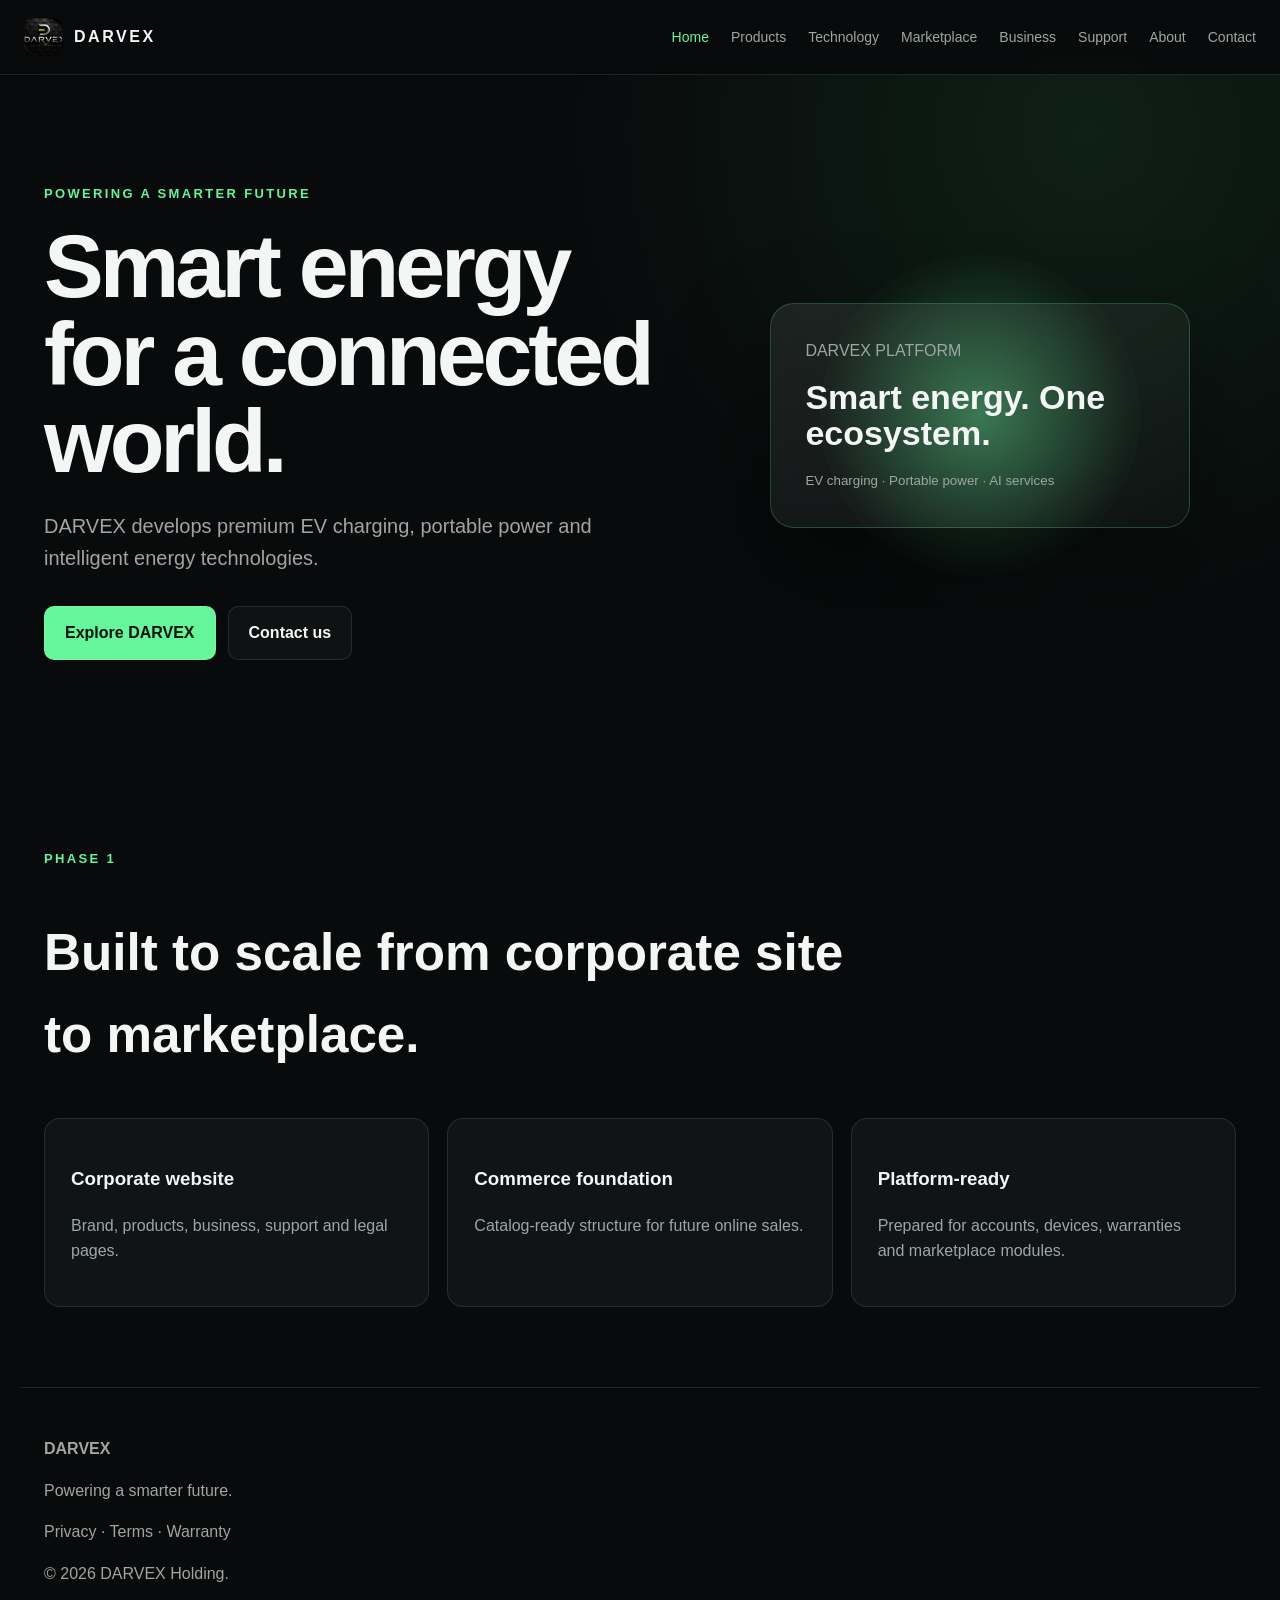
<file: index.html>
<!doctype html>
<html lang="en">
<head>
<meta charset="utf-8">
<meta name="viewport" content="width=device-width,initial-scale=1">
<title>Home | DARVEX</title>
<meta name="description" content="DARVEX smart energy, EV charging and future technologies.">
<link rel="stylesheet" href="css/style.css">
<link rel="stylesheet" href="css/responsive.css">
<link rel="icon" href="assets/logo/darvex-logo-main.png">
</head>
<body>
<header class="site-header">
<a class="brand" href="index.html"><img src="assets/logo/darvex-logo-main.png" alt="DARVEX"><span>DARVEX</span></a>
<button class="menu-toggle" aria-label="Open menu">☰</button>
<nav class="main-nav"><a class=active href="index.html">Home</a>
<a href="products.html">Products</a>
<a href="technology.html">Technology</a>
<a href="marketplace.html">Marketplace</a>
<a href="business.html">Business</a>
<a href="support.html">Support</a>
<a href="about.html">About</a>
<a href="contact.html">Contact</a></nav>
</header>
<main>
<section class="hero">
<div class="hero-copy">
<p class="eyebrow">POWERING A SMARTER FUTURE</p>
<h1>Smart energy for a connected world.</h1>
<p class="lead">DARVEX develops premium EV charging, portable power and intelligent energy technologies.</p>
<div class="hero-actions">
<a class="btn btn-primary" href="products.html">Explore DARVEX</a>
<a class="btn btn-secondary" href="contact.html">Contact us</a>
</div>
</div>
<div class="hero-visual">
<div class="orb"></div>
<div class="device-card">
<span>DARVEX PLATFORM</span>
<strong>Smart energy. One ecosystem.</strong>
<small>EV charging · Portable power · AI services</small>
</div>
</div>
</section>
<section class="section">
<p class="eyebrow">PHASE 1</p>
<h2>Built to scale from corporate site to marketplace.</h2>
<div class="grid">
<article><h3>Corporate website</h3><p>Brand, products, business, support and legal pages.</p></article>
<article><h3>Commerce foundation</h3><p>Catalog-ready structure for future online sales.</p></article>
<article><h3>Platform-ready</h3><p>Prepared for accounts, devices, warranties and marketplace modules.</p></article>
</div>
</section>
</main>
<footer class="site-footer">
<div><strong>DARVEX</strong><p>Powering a smarter future.</p></div>
<div><a href="privacy.html">Privacy</a> · <a href="terms.html">Terms</a> · <a href="warranty.html">Warranty</a></div>
<p>© 2026 DARVEX Holding.</p>
</footer>
<script src="js/app.js"></script>
</body>
</html>
</file>
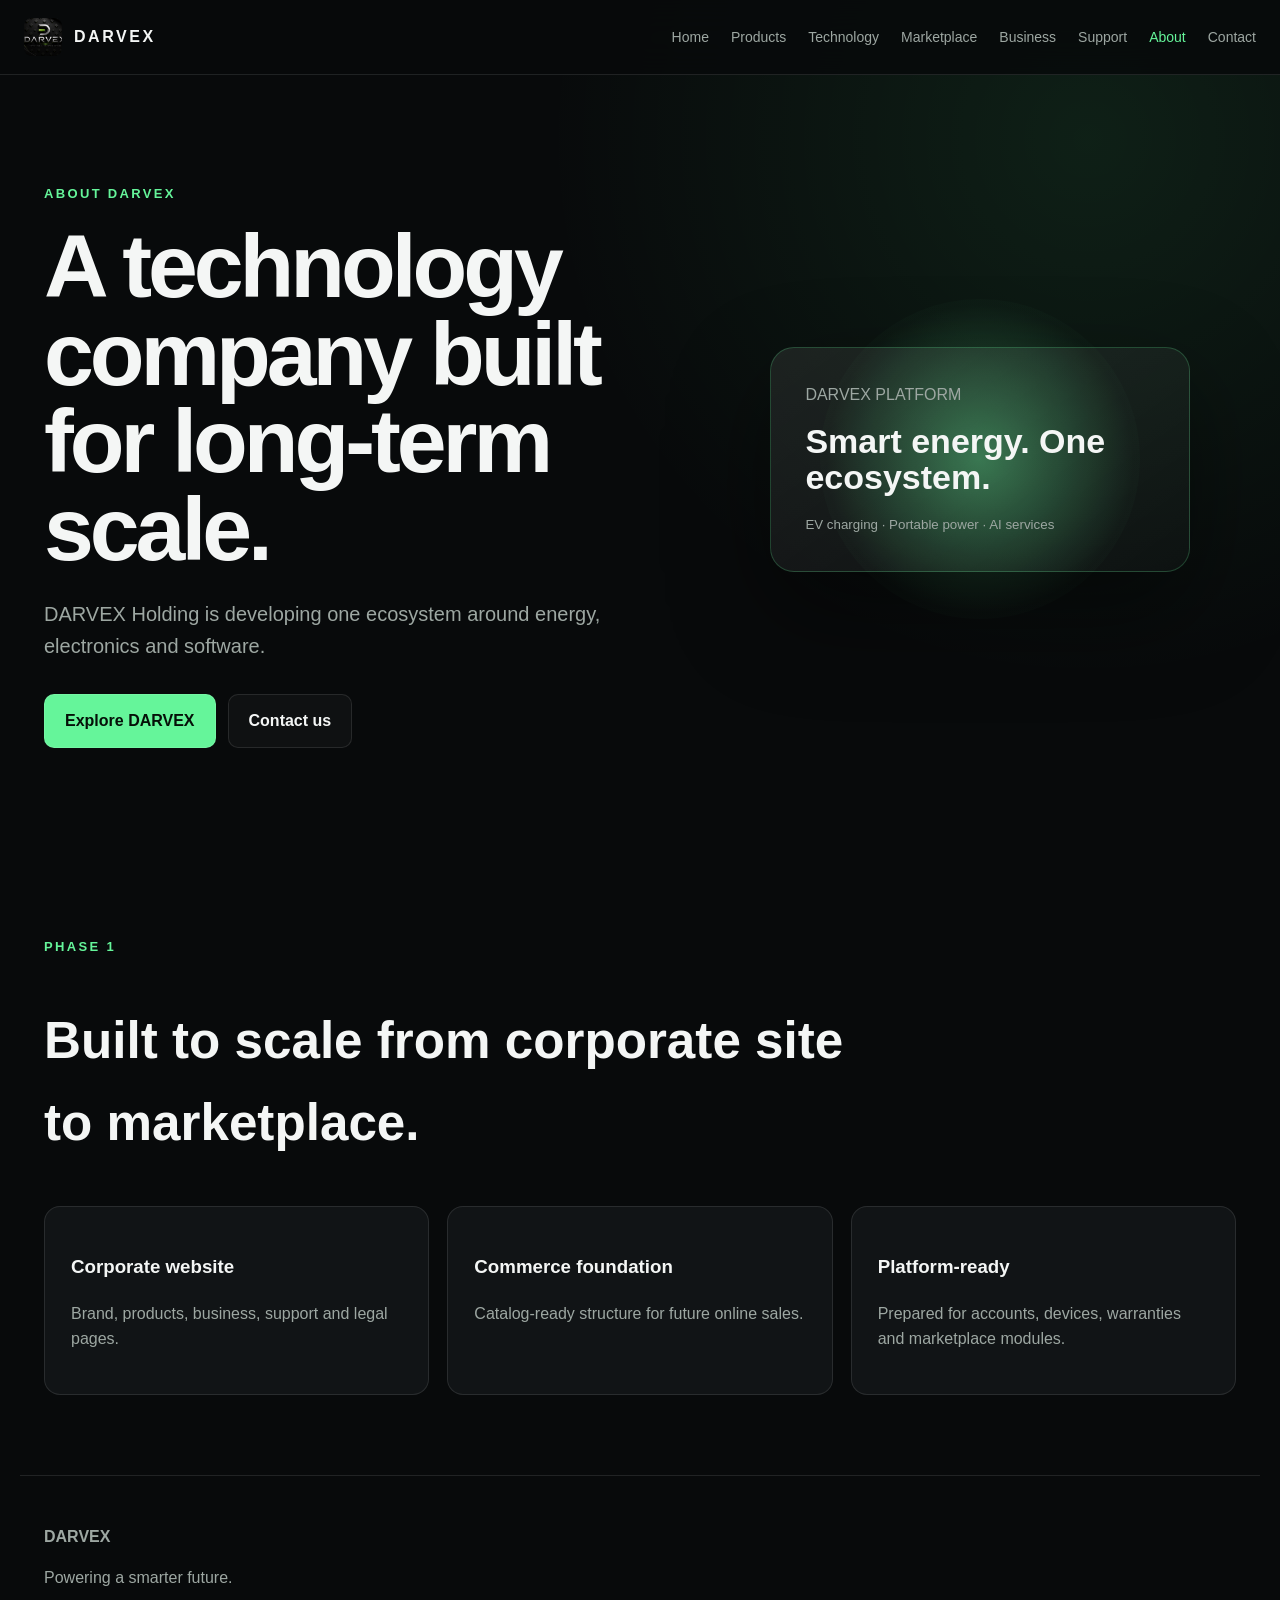
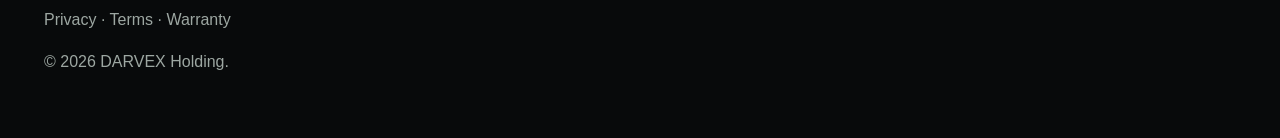
<file: about.html>
<!doctype html>
<html lang="en">
<head>
<meta charset="utf-8">
<meta name="viewport" content="width=device-width,initial-scale=1">
<title>About | DARVEX</title>
<meta name="description" content="DARVEX smart energy, EV charging and future technologies.">
<link rel="stylesheet" href="css/style.css">
<link rel="stylesheet" href="css/responsive.css">
<link rel="icon" href="assets/logo/darvex-logo-main.png">
</head>
<body>
<header class="site-header">
<a class="brand" href="index.html"><img src="assets/logo/darvex-logo-main.png" alt="DARVEX"><span>DARVEX</span></a>
<button class="menu-toggle" aria-label="Open menu">☰</button>
<nav class="main-nav"><a href="index.html">Home</a>
<a href="products.html">Products</a>
<a href="technology.html">Technology</a>
<a href="marketplace.html">Marketplace</a>
<a href="business.html">Business</a>
<a href="support.html">Support</a>
<a class=active href="about.html">About</a>
<a href="contact.html">Contact</a></nav>
</header>
<main>
<section class="hero">
<div class="hero-copy">
<p class="eyebrow">ABOUT DARVEX</p>
<h1>A technology company built for long-term scale.</h1>
<p class="lead">DARVEX Holding is developing one ecosystem around energy, electronics and software.</p>
<div class="hero-actions">
<a class="btn btn-primary" href="products.html">Explore DARVEX</a>
<a class="btn btn-secondary" href="contact.html">Contact us</a>
</div>
</div>
<div class="hero-visual">
<div class="orb"></div>
<div class="device-card">
<span>DARVEX PLATFORM</span>
<strong>Smart energy. One ecosystem.</strong>
<small>EV charging · Portable power · AI services</small>
</div>
</div>
</section>
<section class="section">
<p class="eyebrow">PHASE 1</p>
<h2>Built to scale from corporate site to marketplace.</h2>
<div class="grid">
<article><h3>Corporate website</h3><p>Brand, products, business, support and legal pages.</p></article>
<article><h3>Commerce foundation</h3><p>Catalog-ready structure for future online sales.</p></article>
<article><h3>Platform-ready</h3><p>Prepared for accounts, devices, warranties and marketplace modules.</p></article>
</div>
</section>
</main>
<footer class="site-footer">
<div><strong>DARVEX</strong><p>Powering a smarter future.</p></div>
<div><a href="privacy.html">Privacy</a> · <a href="terms.html">Terms</a> · <a href="warranty.html">Warranty</a></div>
<p>© 2026 DARVEX Holding.</p>
</footer>
<script src="js/app.js"></script>
</body>
</html>
</file>
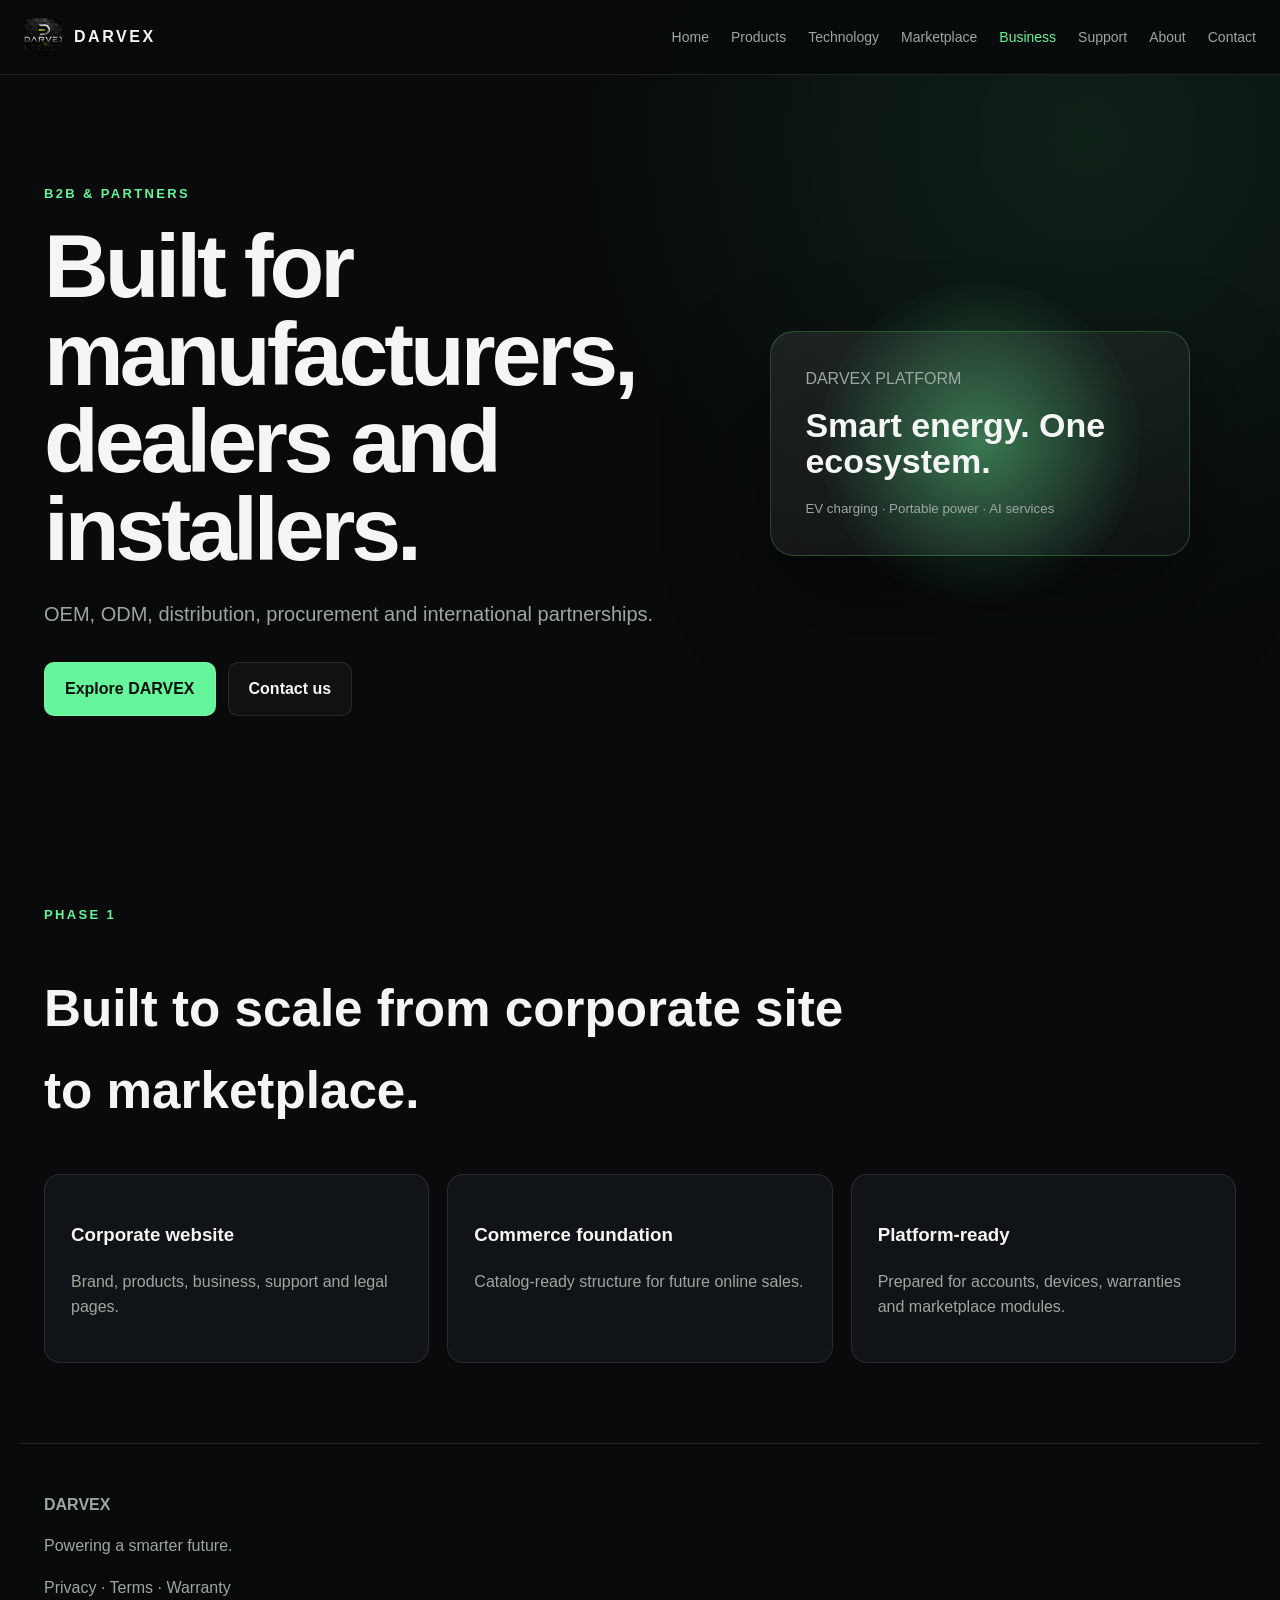
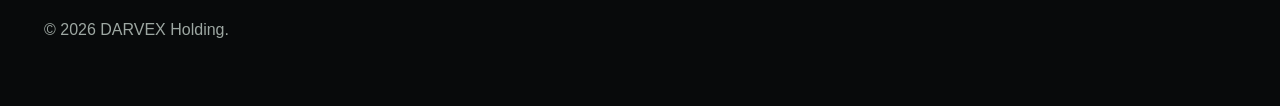
<file: business.html>
<!doctype html>
<html lang="en">
<head>
<meta charset="utf-8">
<meta name="viewport" content="width=device-width,initial-scale=1">
<title>Business | DARVEX</title>
<meta name="description" content="DARVEX smart energy, EV charging and future technologies.">
<link rel="stylesheet" href="css/style.css">
<link rel="stylesheet" href="css/responsive.css">
<link rel="icon" href="assets/logo/darvex-logo-main.png">
</head>
<body>
<header class="site-header">
<a class="brand" href="index.html"><img src="assets/logo/darvex-logo-main.png" alt="DARVEX"><span>DARVEX</span></a>
<button class="menu-toggle" aria-label="Open menu">☰</button>
<nav class="main-nav"><a href="index.html">Home</a>
<a href="products.html">Products</a>
<a href="technology.html">Technology</a>
<a href="marketplace.html">Marketplace</a>
<a class=active href="business.html">Business</a>
<a href="support.html">Support</a>
<a href="about.html">About</a>
<a href="contact.html">Contact</a></nav>
</header>
<main>
<section class="hero">
<div class="hero-copy">
<p class="eyebrow">B2B & PARTNERS</p>
<h1>Built for manufacturers, dealers and installers.</h1>
<p class="lead">OEM, ODM, distribution, procurement and international partnerships.</p>
<div class="hero-actions">
<a class="btn btn-primary" href="products.html">Explore DARVEX</a>
<a class="btn btn-secondary" href="contact.html">Contact us</a>
</div>
</div>
<div class="hero-visual">
<div class="orb"></div>
<div class="device-card">
<span>DARVEX PLATFORM</span>
<strong>Smart energy. One ecosystem.</strong>
<small>EV charging · Portable power · AI services</small>
</div>
</div>
</section>
<section class="section">
<p class="eyebrow">PHASE 1</p>
<h2>Built to scale from corporate site to marketplace.</h2>
<div class="grid">
<article><h3>Corporate website</h3><p>Brand, products, business, support and legal pages.</p></article>
<article><h3>Commerce foundation</h3><p>Catalog-ready structure for future online sales.</p></article>
<article><h3>Platform-ready</h3><p>Prepared for accounts, devices, warranties and marketplace modules.</p></article>
</div>
</section>
</main>
<footer class="site-footer">
<div><strong>DARVEX</strong><p>Powering a smarter future.</p></div>
<div><a href="privacy.html">Privacy</a> · <a href="terms.html">Terms</a> · <a href="warranty.html">Warranty</a></div>
<p>© 2026 DARVEX Holding.</p>
</footer>
<script src="js/app.js"></script>
</body>
</html>
</file>
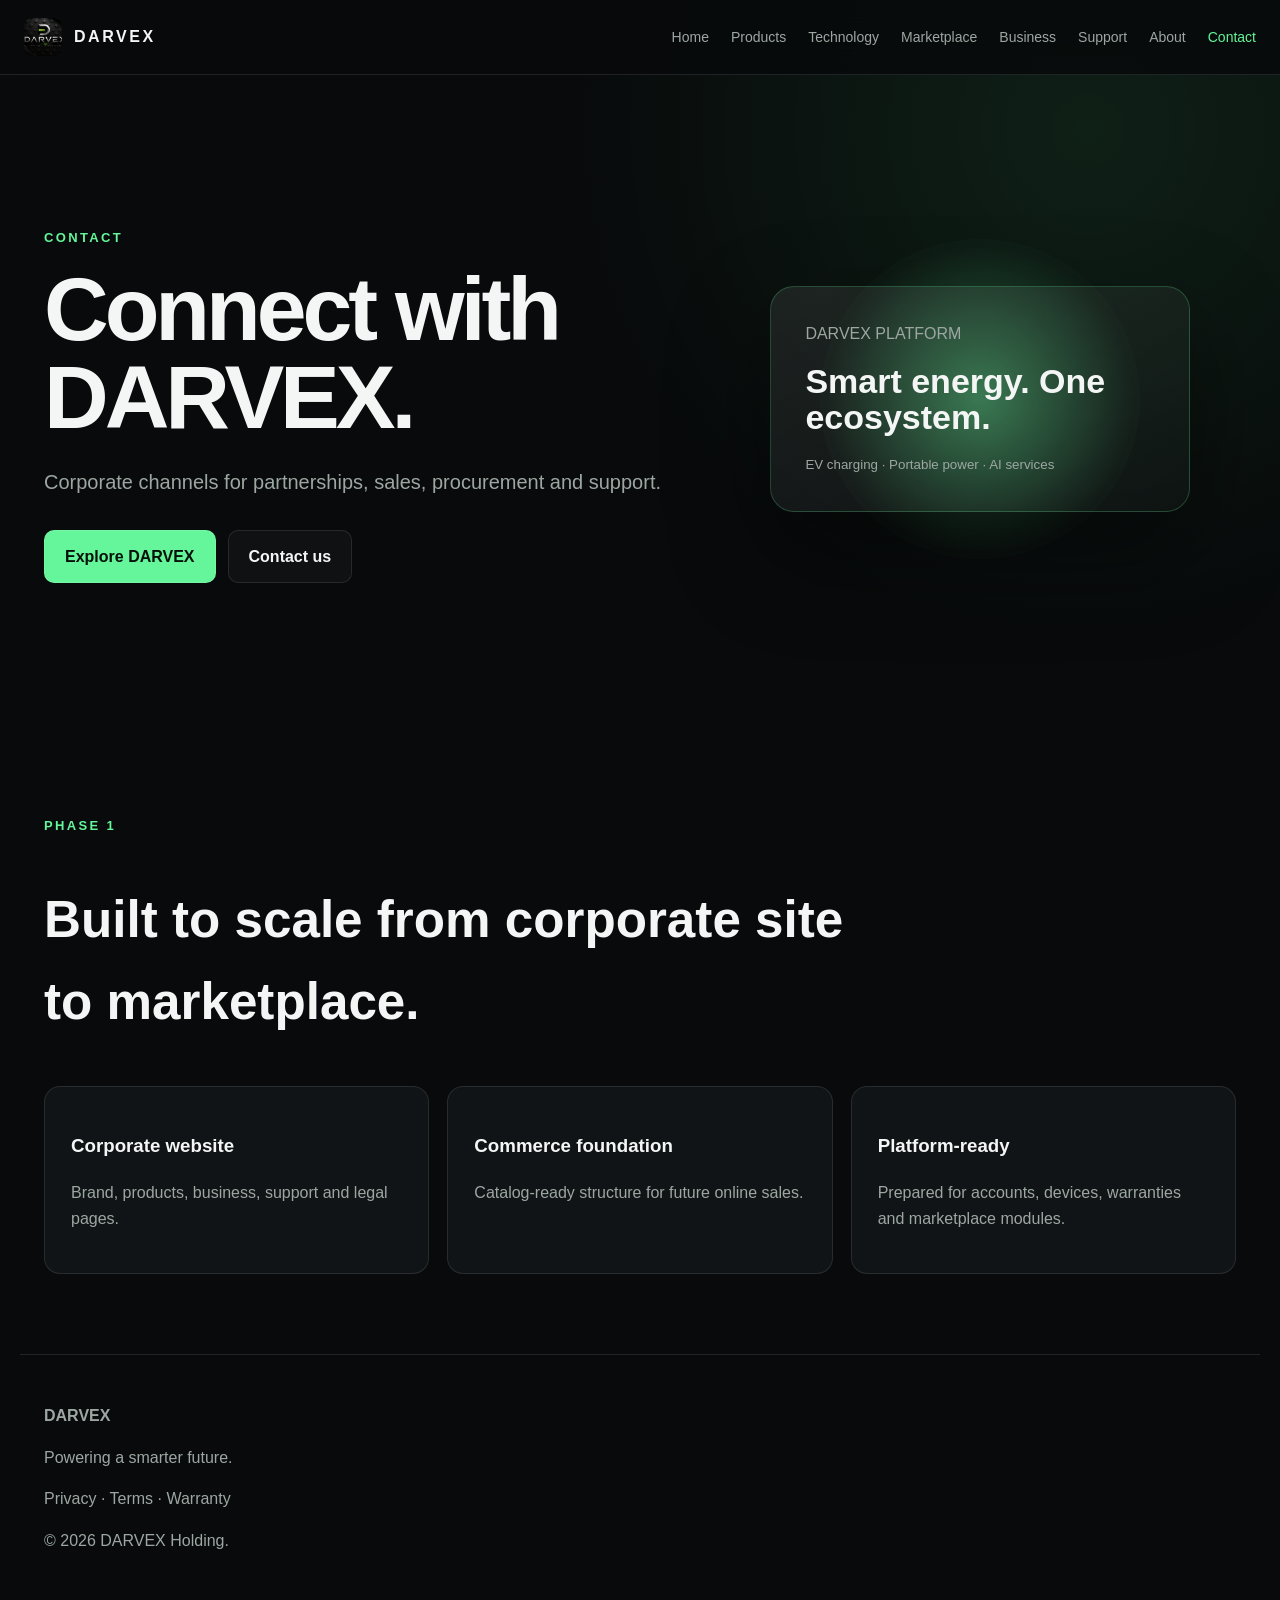
<file: contact.html>
<!doctype html>
<html lang="en">
<head>
<meta charset="utf-8">
<meta name="viewport" content="width=device-width,initial-scale=1">
<title>Contact | DARVEX</title>
<meta name="description" content="DARVEX smart energy, EV charging and future technologies.">
<link rel="stylesheet" href="css/style.css">
<link rel="stylesheet" href="css/responsive.css">
<link rel="icon" href="assets/logo/darvex-logo-main.png">
</head>
<body>
<header class="site-header">
<a class="brand" href="index.html"><img src="assets/logo/darvex-logo-main.png" alt="DARVEX"><span>DARVEX</span></a>
<button class="menu-toggle" aria-label="Open menu">☰</button>
<nav class="main-nav"><a href="index.html">Home</a>
<a href="products.html">Products</a>
<a href="technology.html">Technology</a>
<a href="marketplace.html">Marketplace</a>
<a href="business.html">Business</a>
<a href="support.html">Support</a>
<a href="about.html">About</a>
<a class=active href="contact.html">Contact</a></nav>
</header>
<main>
<section class="hero">
<div class="hero-copy">
<p class="eyebrow">CONTACT</p>
<h1>Connect with DARVEX.</h1>
<p class="lead">Corporate channels for partnerships, sales, procurement and support.</p>
<div class="hero-actions">
<a class="btn btn-primary" href="products.html">Explore DARVEX</a>
<a class="btn btn-secondary" href="contact.html">Contact us</a>
</div>
</div>
<div class="hero-visual">
<div class="orb"></div>
<div class="device-card">
<span>DARVEX PLATFORM</span>
<strong>Smart energy. One ecosystem.</strong>
<small>EV charging · Portable power · AI services</small>
</div>
</div>
</section>
<section class="section">
<p class="eyebrow">PHASE 1</p>
<h2>Built to scale from corporate site to marketplace.</h2>
<div class="grid">
<article><h3>Corporate website</h3><p>Brand, products, business, support and legal pages.</p></article>
<article><h3>Commerce foundation</h3><p>Catalog-ready structure for future online sales.</p></article>
<article><h3>Platform-ready</h3><p>Prepared for accounts, devices, warranties and marketplace modules.</p></article>
</div>
</section>
</main>
<footer class="site-footer">
<div><strong>DARVEX</strong><p>Powering a smarter future.</p></div>
<div><a href="privacy.html">Privacy</a> · <a href="terms.html">Terms</a> · <a href="warranty.html">Warranty</a></div>
<p>© 2026 DARVEX Holding.</p>
</footer>
<script src="js/app.js"></script>
</body>
</html>
</file>
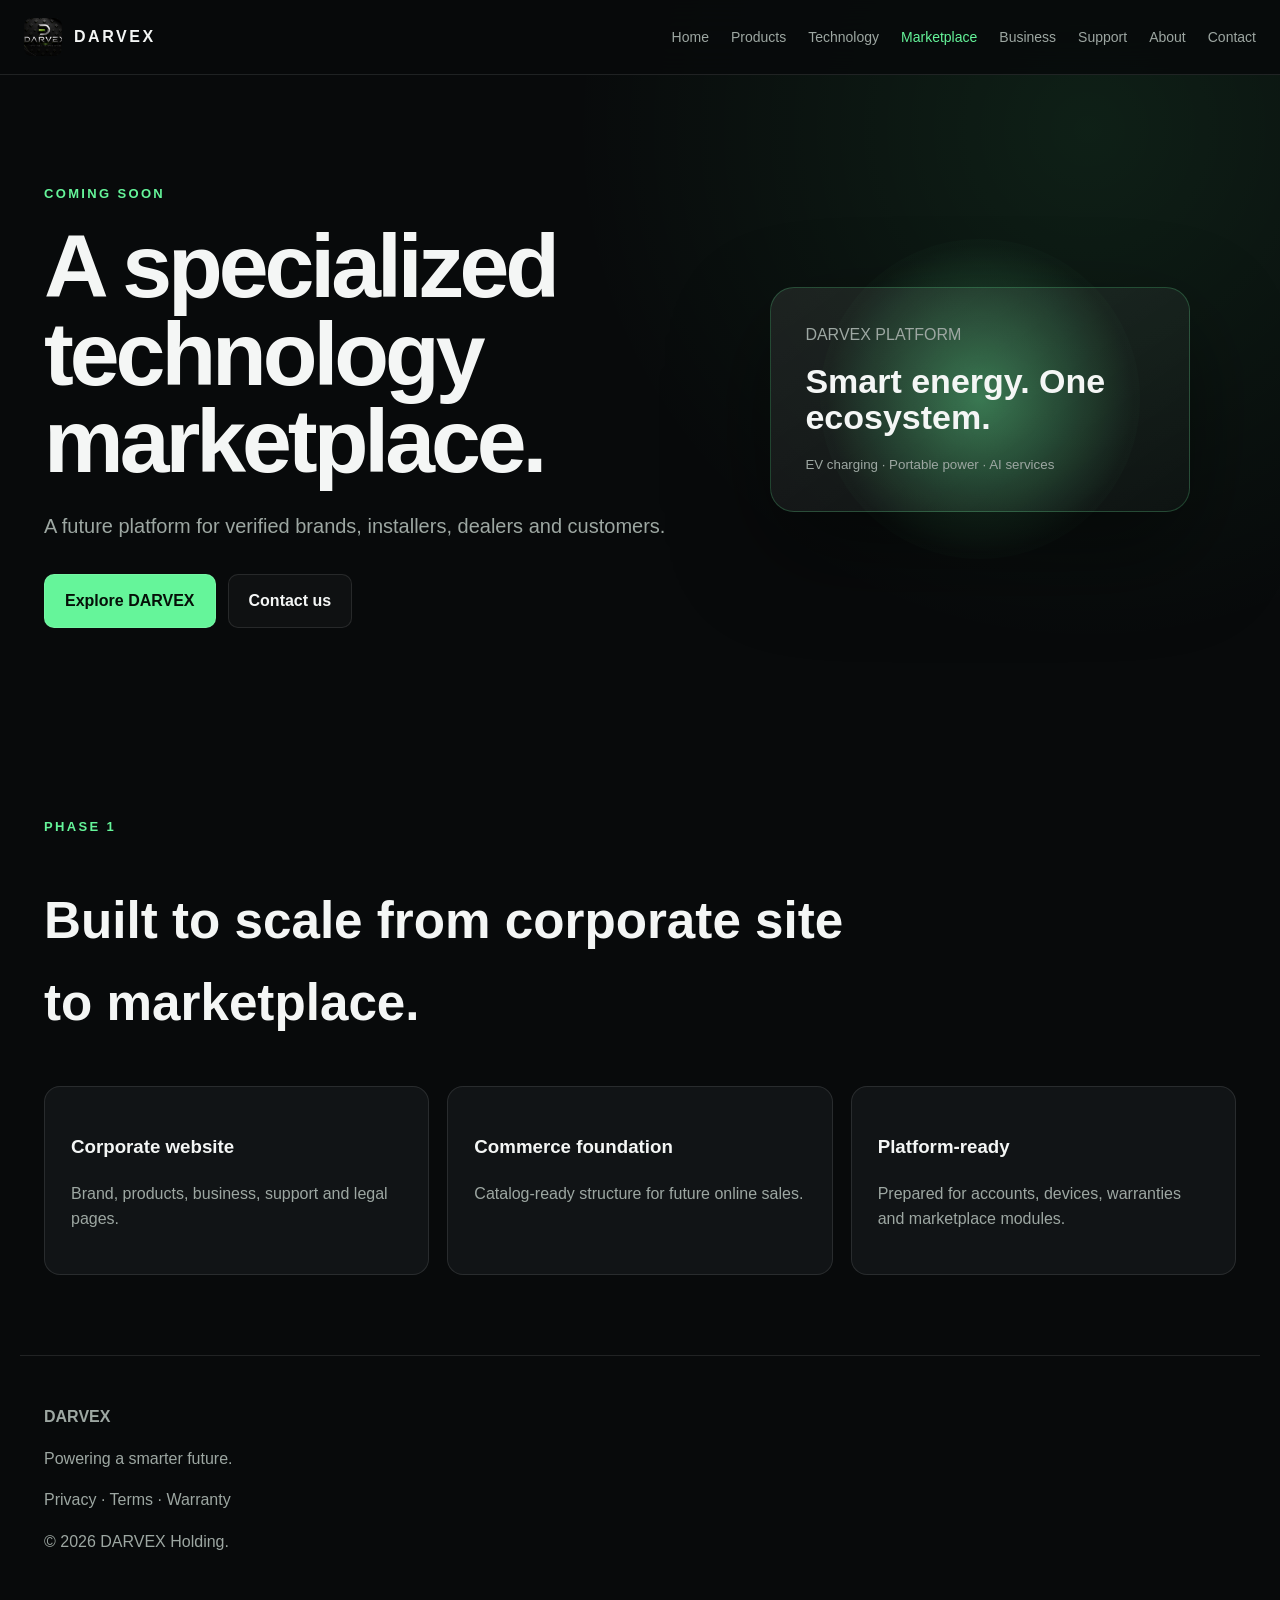
<file: marketplace.html>
<!doctype html>
<html lang="en">
<head>
<meta charset="utf-8">
<meta name="viewport" content="width=device-width,initial-scale=1">
<title>Marketplace | DARVEX</title>
<meta name="description" content="DARVEX smart energy, EV charging and future technologies.">
<link rel="stylesheet" href="css/style.css">
<link rel="stylesheet" href="css/responsive.css">
<link rel="icon" href="assets/logo/darvex-logo-main.png">
</head>
<body>
<header class="site-header">
<a class="brand" href="index.html"><img src="assets/logo/darvex-logo-main.png" alt="DARVEX"><span>DARVEX</span></a>
<button class="menu-toggle" aria-label="Open menu">☰</button>
<nav class="main-nav"><a href="index.html">Home</a>
<a href="products.html">Products</a>
<a href="technology.html">Technology</a>
<a class=active href="marketplace.html">Marketplace</a>
<a href="business.html">Business</a>
<a href="support.html">Support</a>
<a href="about.html">About</a>
<a href="contact.html">Contact</a></nav>
</header>
<main>
<section class="hero">
<div class="hero-copy">
<p class="eyebrow">COMING SOON</p>
<h1>A specialized technology marketplace.</h1>
<p class="lead">A future platform for verified brands, installers, dealers and customers.</p>
<div class="hero-actions">
<a class="btn btn-primary" href="products.html">Explore DARVEX</a>
<a class="btn btn-secondary" href="contact.html">Contact us</a>
</div>
</div>
<div class="hero-visual">
<div class="orb"></div>
<div class="device-card">
<span>DARVEX PLATFORM</span>
<strong>Smart energy. One ecosystem.</strong>
<small>EV charging · Portable power · AI services</small>
</div>
</div>
</section>
<section class="section">
<p class="eyebrow">PHASE 1</p>
<h2>Built to scale from corporate site to marketplace.</h2>
<div class="grid">
<article><h3>Corporate website</h3><p>Brand, products, business, support and legal pages.</p></article>
<article><h3>Commerce foundation</h3><p>Catalog-ready structure for future online sales.</p></article>
<article><h3>Platform-ready</h3><p>Prepared for accounts, devices, warranties and marketplace modules.</p></article>
</div>
</section>
</main>
<footer class="site-footer">
<div><strong>DARVEX</strong><p>Powering a smarter future.</p></div>
<div><a href="privacy.html">Privacy</a> · <a href="terms.html">Terms</a> · <a href="warranty.html">Warranty</a></div>
<p>© 2026 DARVEX Holding.</p>
</footer>
<script src="js/app.js"></script>
</body>
</html>
</file>
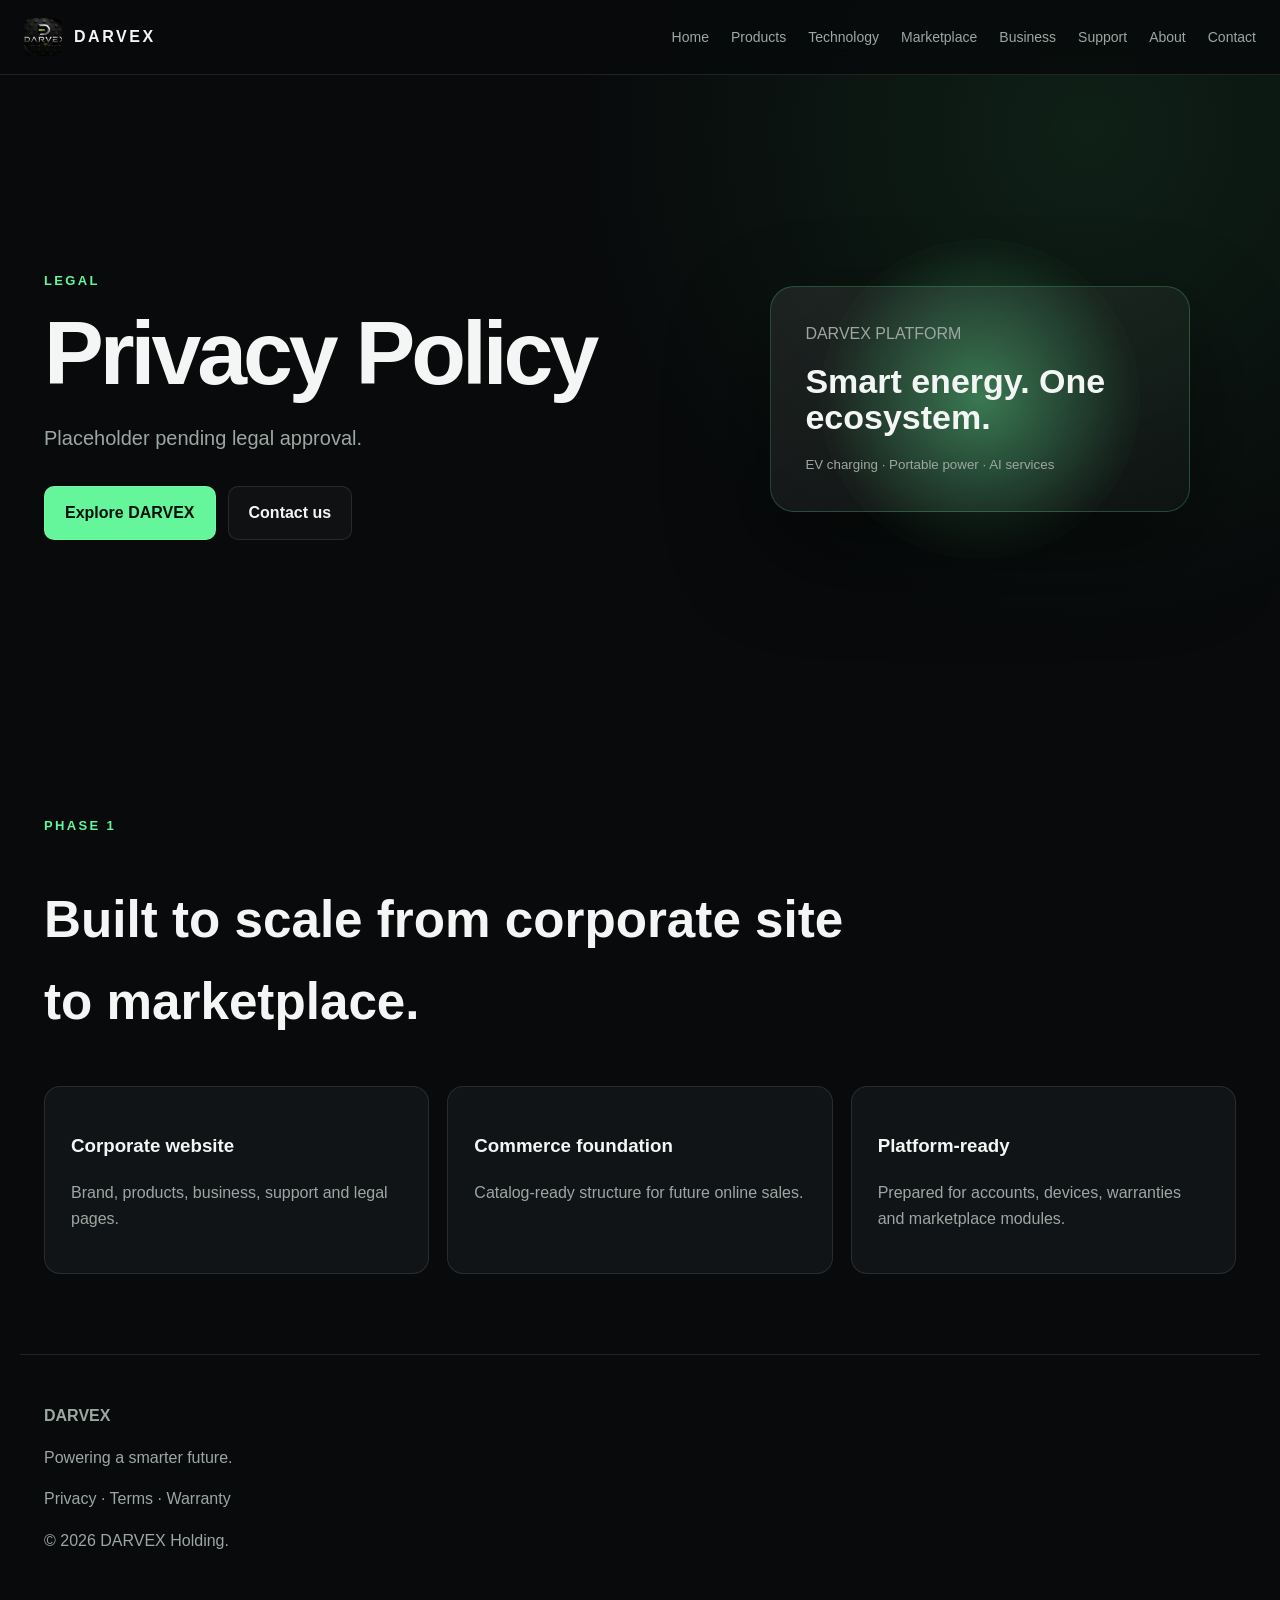
<file: privacy.html>
<!doctype html>
<html lang="en">
<head>
<meta charset="utf-8">
<meta name="viewport" content="width=device-width,initial-scale=1">
<title>Privacy Policy | DARVEX</title>
<meta name="description" content="DARVEX smart energy, EV charging and future technologies.">
<link rel="stylesheet" href="css/style.css">
<link rel="stylesheet" href="css/responsive.css">
<link rel="icon" href="assets/logo/darvex-logo-main.png">
</head>
<body>
<header class="site-header">
<a class="brand" href="index.html"><img src="assets/logo/darvex-logo-main.png" alt="DARVEX"><span>DARVEX</span></a>
<button class="menu-toggle" aria-label="Open menu">☰</button>
<nav class="main-nav"><a href="index.html">Home</a>
<a href="products.html">Products</a>
<a href="technology.html">Technology</a>
<a href="marketplace.html">Marketplace</a>
<a href="business.html">Business</a>
<a href="support.html">Support</a>
<a href="about.html">About</a>
<a href="contact.html">Contact</a></nav>
</header>
<main>
<section class="hero">
<div class="hero-copy">
<p class="eyebrow">LEGAL</p>
<h1>Privacy Policy</h1>
<p class="lead">Placeholder pending legal approval.</p>
<div class="hero-actions">
<a class="btn btn-primary" href="products.html">Explore DARVEX</a>
<a class="btn btn-secondary" href="contact.html">Contact us</a>
</div>
</div>
<div class="hero-visual">
<div class="orb"></div>
<div class="device-card">
<span>DARVEX PLATFORM</span>
<strong>Smart energy. One ecosystem.</strong>
<small>EV charging · Portable power · AI services</small>
</div>
</div>
</section>
<section class="section">
<p class="eyebrow">PHASE 1</p>
<h2>Built to scale from corporate site to marketplace.</h2>
<div class="grid">
<article><h3>Corporate website</h3><p>Brand, products, business, support and legal pages.</p></article>
<article><h3>Commerce foundation</h3><p>Catalog-ready structure for future online sales.</p></article>
<article><h3>Platform-ready</h3><p>Prepared for accounts, devices, warranties and marketplace modules.</p></article>
</div>
</section>
</main>
<footer class="site-footer">
<div><strong>DARVEX</strong><p>Powering a smarter future.</p></div>
<div><a href="privacy.html">Privacy</a> · <a href="terms.html">Terms</a> · <a href="warranty.html">Warranty</a></div>
<p>© 2026 DARVEX Holding.</p>
</footer>
<script src="js/app.js"></script>
</body>
</html>
</file>
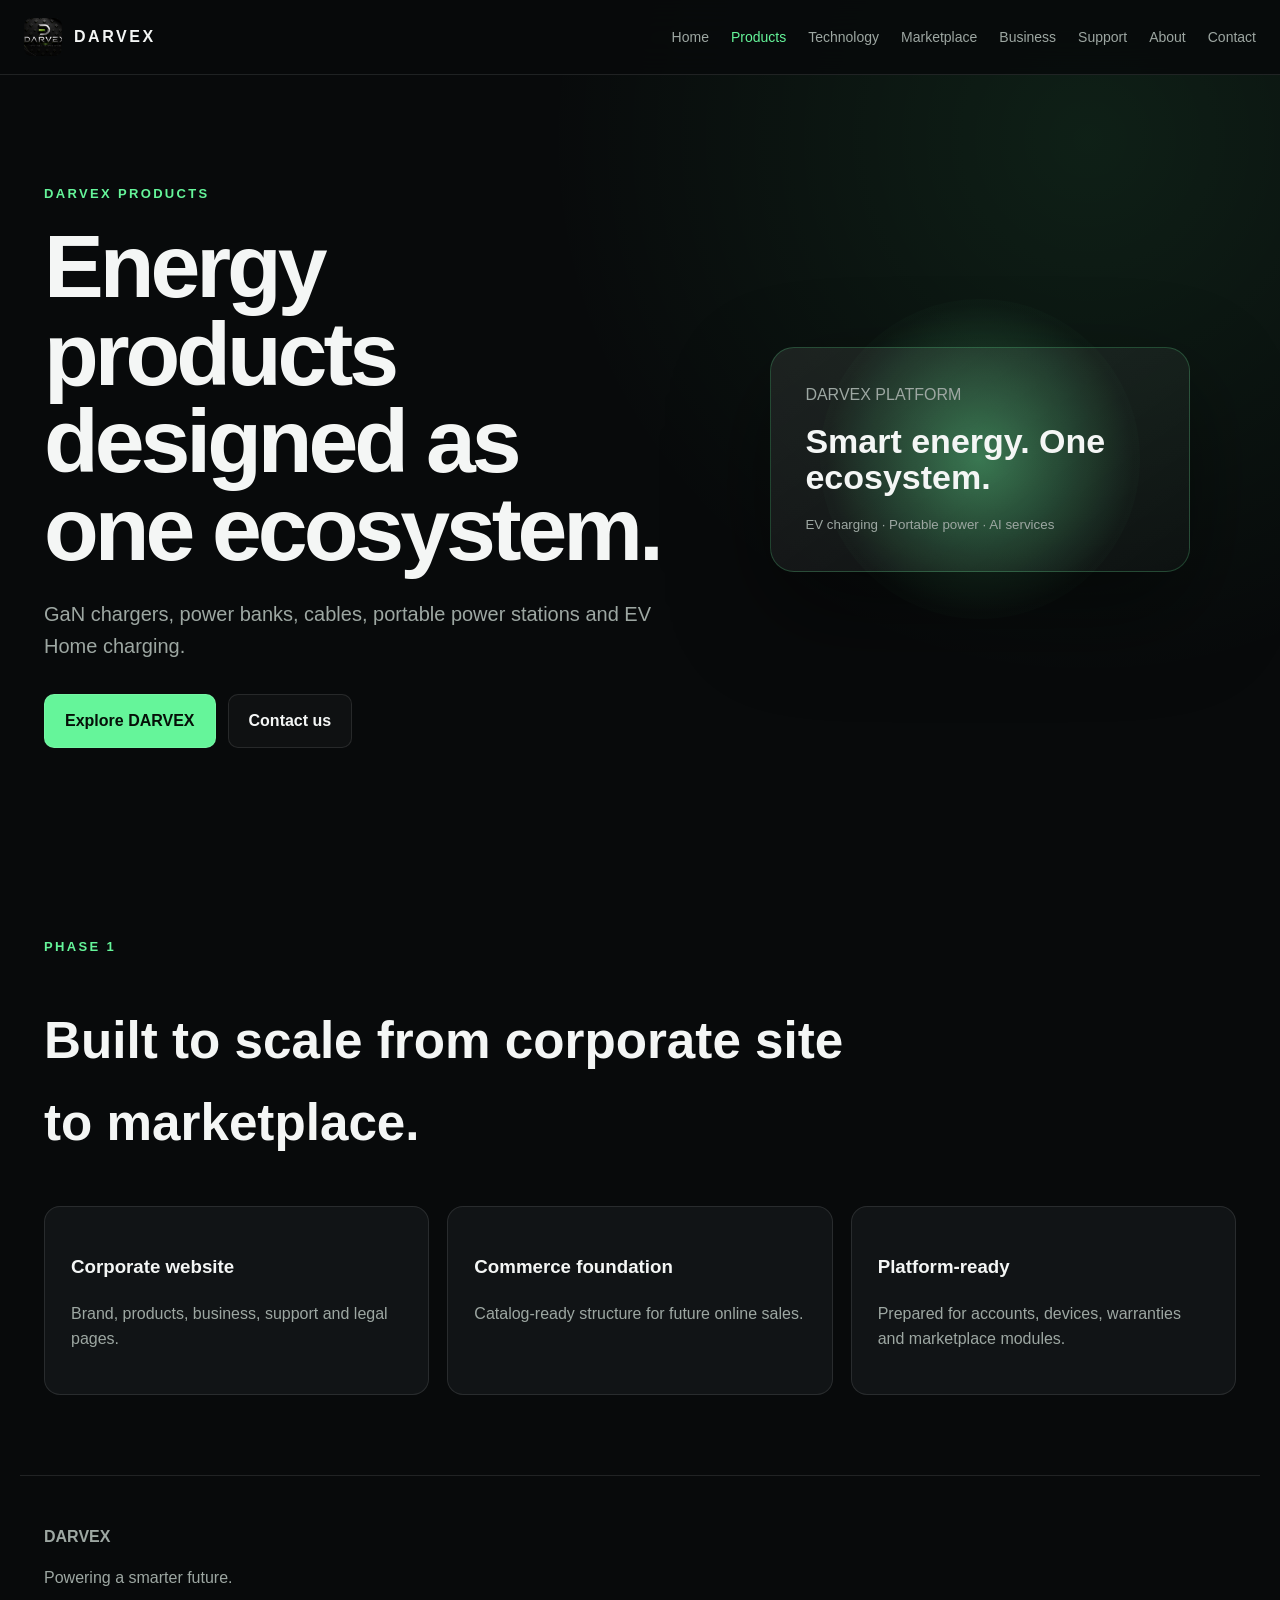
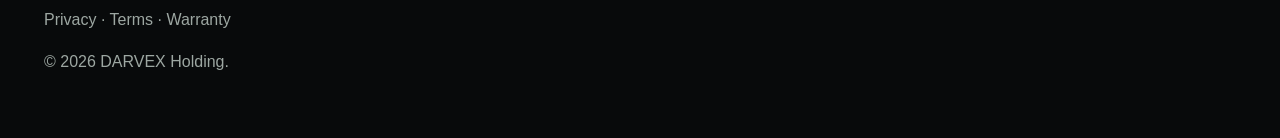
<file: products.html>
<!doctype html>
<html lang="en">
<head>
<meta charset="utf-8">
<meta name="viewport" content="width=device-width,initial-scale=1">
<title>Products | DARVEX</title>
<meta name="description" content="DARVEX smart energy, EV charging and future technologies.">
<link rel="stylesheet" href="css/style.css">
<link rel="stylesheet" href="css/responsive.css">
<link rel="icon" href="assets/logo/darvex-logo-main.png">
</head>
<body>
<header class="site-header">
<a class="brand" href="index.html"><img src="assets/logo/darvex-logo-main.png" alt="DARVEX"><span>DARVEX</span></a>
<button class="menu-toggle" aria-label="Open menu">☰</button>
<nav class="main-nav"><a href="index.html">Home</a>
<a class=active href="products.html">Products</a>
<a href="technology.html">Technology</a>
<a href="marketplace.html">Marketplace</a>
<a href="business.html">Business</a>
<a href="support.html">Support</a>
<a href="about.html">About</a>
<a href="contact.html">Contact</a></nav>
</header>
<main>
<section class="hero">
<div class="hero-copy">
<p class="eyebrow">DARVEX PRODUCTS</p>
<h1>Energy products designed as one ecosystem.</h1>
<p class="lead">GaN chargers, power banks, cables, portable power stations and EV Home charging.</p>
<div class="hero-actions">
<a class="btn btn-primary" href="products.html">Explore DARVEX</a>
<a class="btn btn-secondary" href="contact.html">Contact us</a>
</div>
</div>
<div class="hero-visual">
<div class="orb"></div>
<div class="device-card">
<span>DARVEX PLATFORM</span>
<strong>Smart energy. One ecosystem.</strong>
<small>EV charging · Portable power · AI services</small>
</div>
</div>
</section>
<section class="section">
<p class="eyebrow">PHASE 1</p>
<h2>Built to scale from corporate site to marketplace.</h2>
<div class="grid">
<article><h3>Corporate website</h3><p>Brand, products, business, support and legal pages.</p></article>
<article><h3>Commerce foundation</h3><p>Catalog-ready structure for future online sales.</p></article>
<article><h3>Platform-ready</h3><p>Prepared for accounts, devices, warranties and marketplace modules.</p></article>
</div>
</section>
</main>
<footer class="site-footer">
<div><strong>DARVEX</strong><p>Powering a smarter future.</p></div>
<div><a href="privacy.html">Privacy</a> · <a href="terms.html">Terms</a> · <a href="warranty.html">Warranty</a></div>
<p>© 2026 DARVEX Holding.</p>
</footer>
<script src="js/app.js"></script>
</body>
</html>
</file>
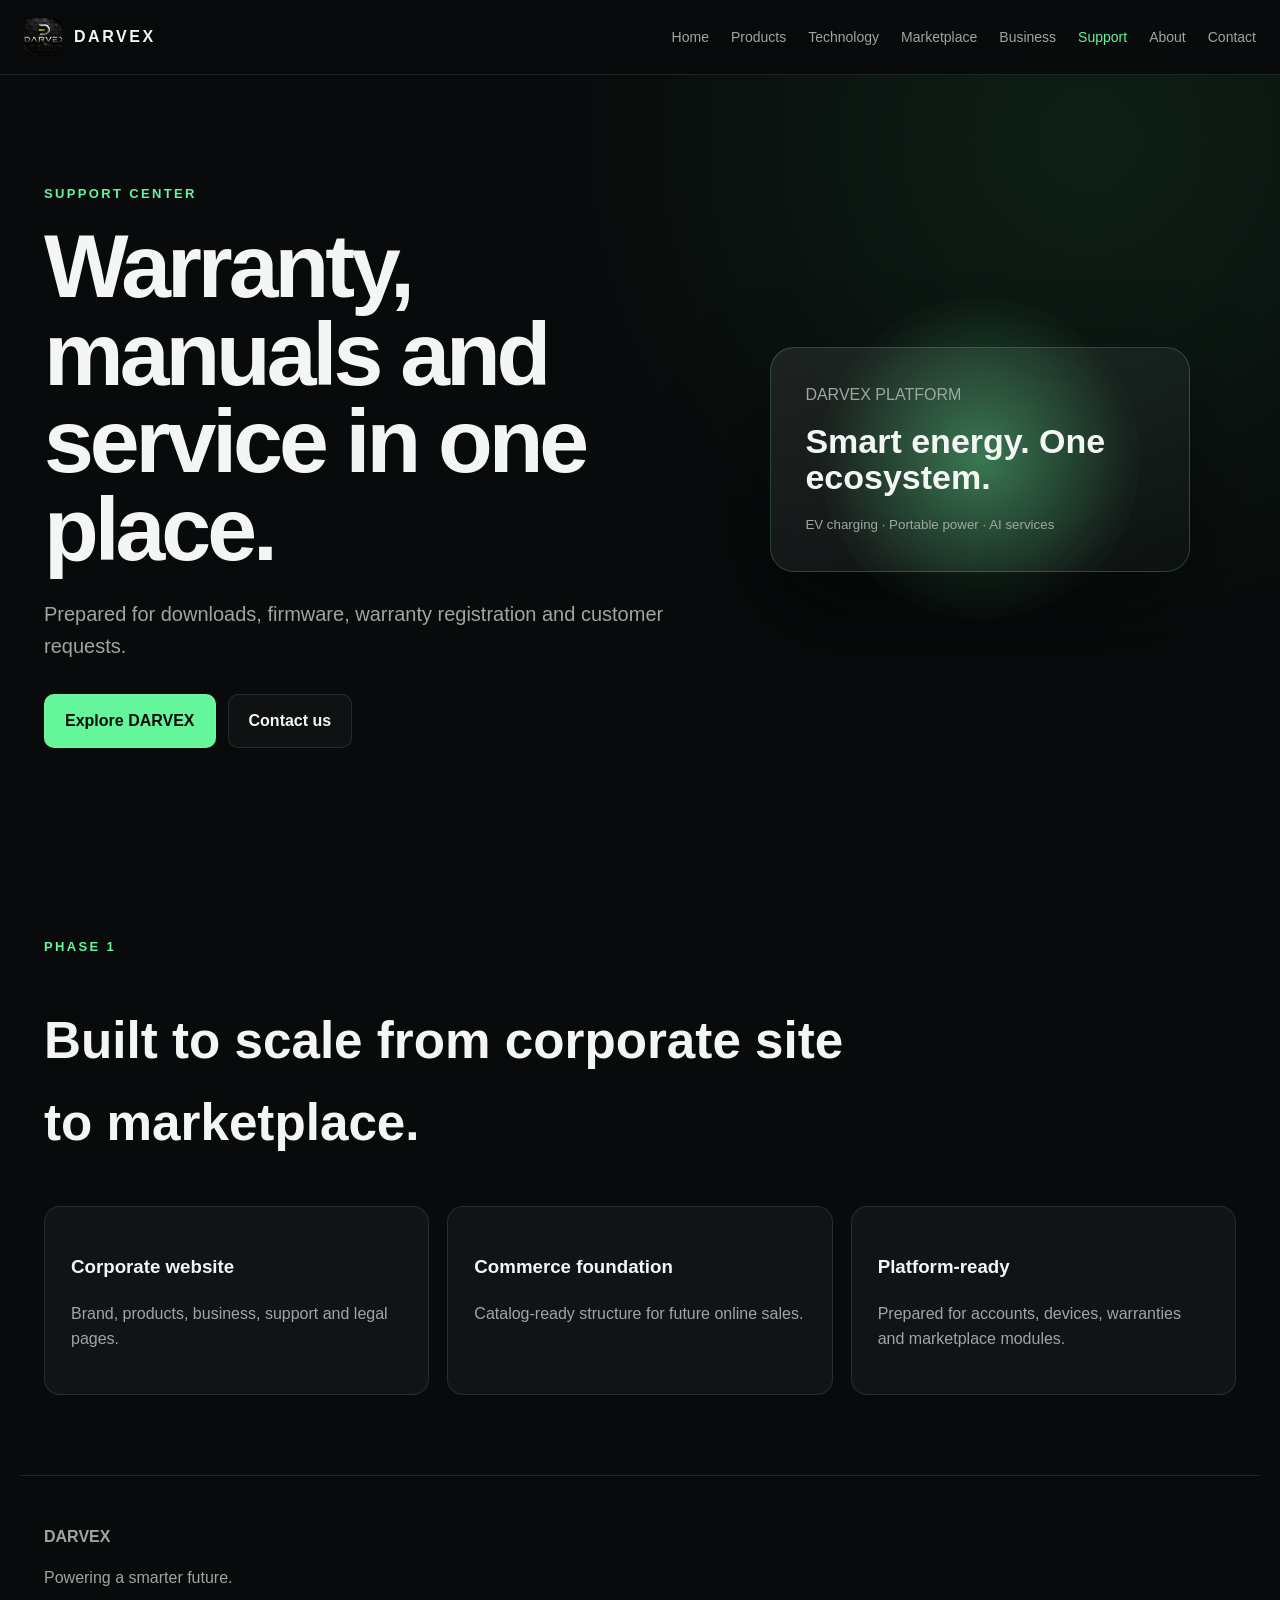
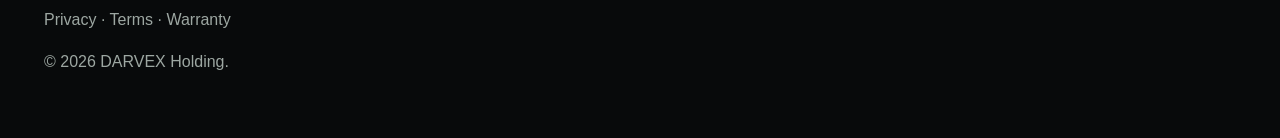
<file: support.html>
<!doctype html>
<html lang="en">
<head>
<meta charset="utf-8">
<meta name="viewport" content="width=device-width,initial-scale=1">
<title>Support | DARVEX</title>
<meta name="description" content="DARVEX smart energy, EV charging and future technologies.">
<link rel="stylesheet" href="css/style.css">
<link rel="stylesheet" href="css/responsive.css">
<link rel="icon" href="assets/logo/darvex-logo-main.png">
</head>
<body>
<header class="site-header">
<a class="brand" href="index.html"><img src="assets/logo/darvex-logo-main.png" alt="DARVEX"><span>DARVEX</span></a>
<button class="menu-toggle" aria-label="Open menu">☰</button>
<nav class="main-nav"><a href="index.html">Home</a>
<a href="products.html">Products</a>
<a href="technology.html">Technology</a>
<a href="marketplace.html">Marketplace</a>
<a href="business.html">Business</a>
<a class=active href="support.html">Support</a>
<a href="about.html">About</a>
<a href="contact.html">Contact</a></nav>
</header>
<main>
<section class="hero">
<div class="hero-copy">
<p class="eyebrow">SUPPORT CENTER</p>
<h1>Warranty, manuals and service in one place.</h1>
<p class="lead">Prepared for downloads, firmware, warranty registration and customer requests.</p>
<div class="hero-actions">
<a class="btn btn-primary" href="products.html">Explore DARVEX</a>
<a class="btn btn-secondary" href="contact.html">Contact us</a>
</div>
</div>
<div class="hero-visual">
<div class="orb"></div>
<div class="device-card">
<span>DARVEX PLATFORM</span>
<strong>Smart energy. One ecosystem.</strong>
<small>EV charging · Portable power · AI services</small>
</div>
</div>
</section>
<section class="section">
<p class="eyebrow">PHASE 1</p>
<h2>Built to scale from corporate site to marketplace.</h2>
<div class="grid">
<article><h3>Corporate website</h3><p>Brand, products, business, support and legal pages.</p></article>
<article><h3>Commerce foundation</h3><p>Catalog-ready structure for future online sales.</p></article>
<article><h3>Platform-ready</h3><p>Prepared for accounts, devices, warranties and marketplace modules.</p></article>
</div>
</section>
</main>
<footer class="site-footer">
<div><strong>DARVEX</strong><p>Powering a smarter future.</p></div>
<div><a href="privacy.html">Privacy</a> · <a href="terms.html">Terms</a> · <a href="warranty.html">Warranty</a></div>
<p>© 2026 DARVEX Holding.</p>
</footer>
<script src="js/app.js"></script>
</body>
</html>
</file>
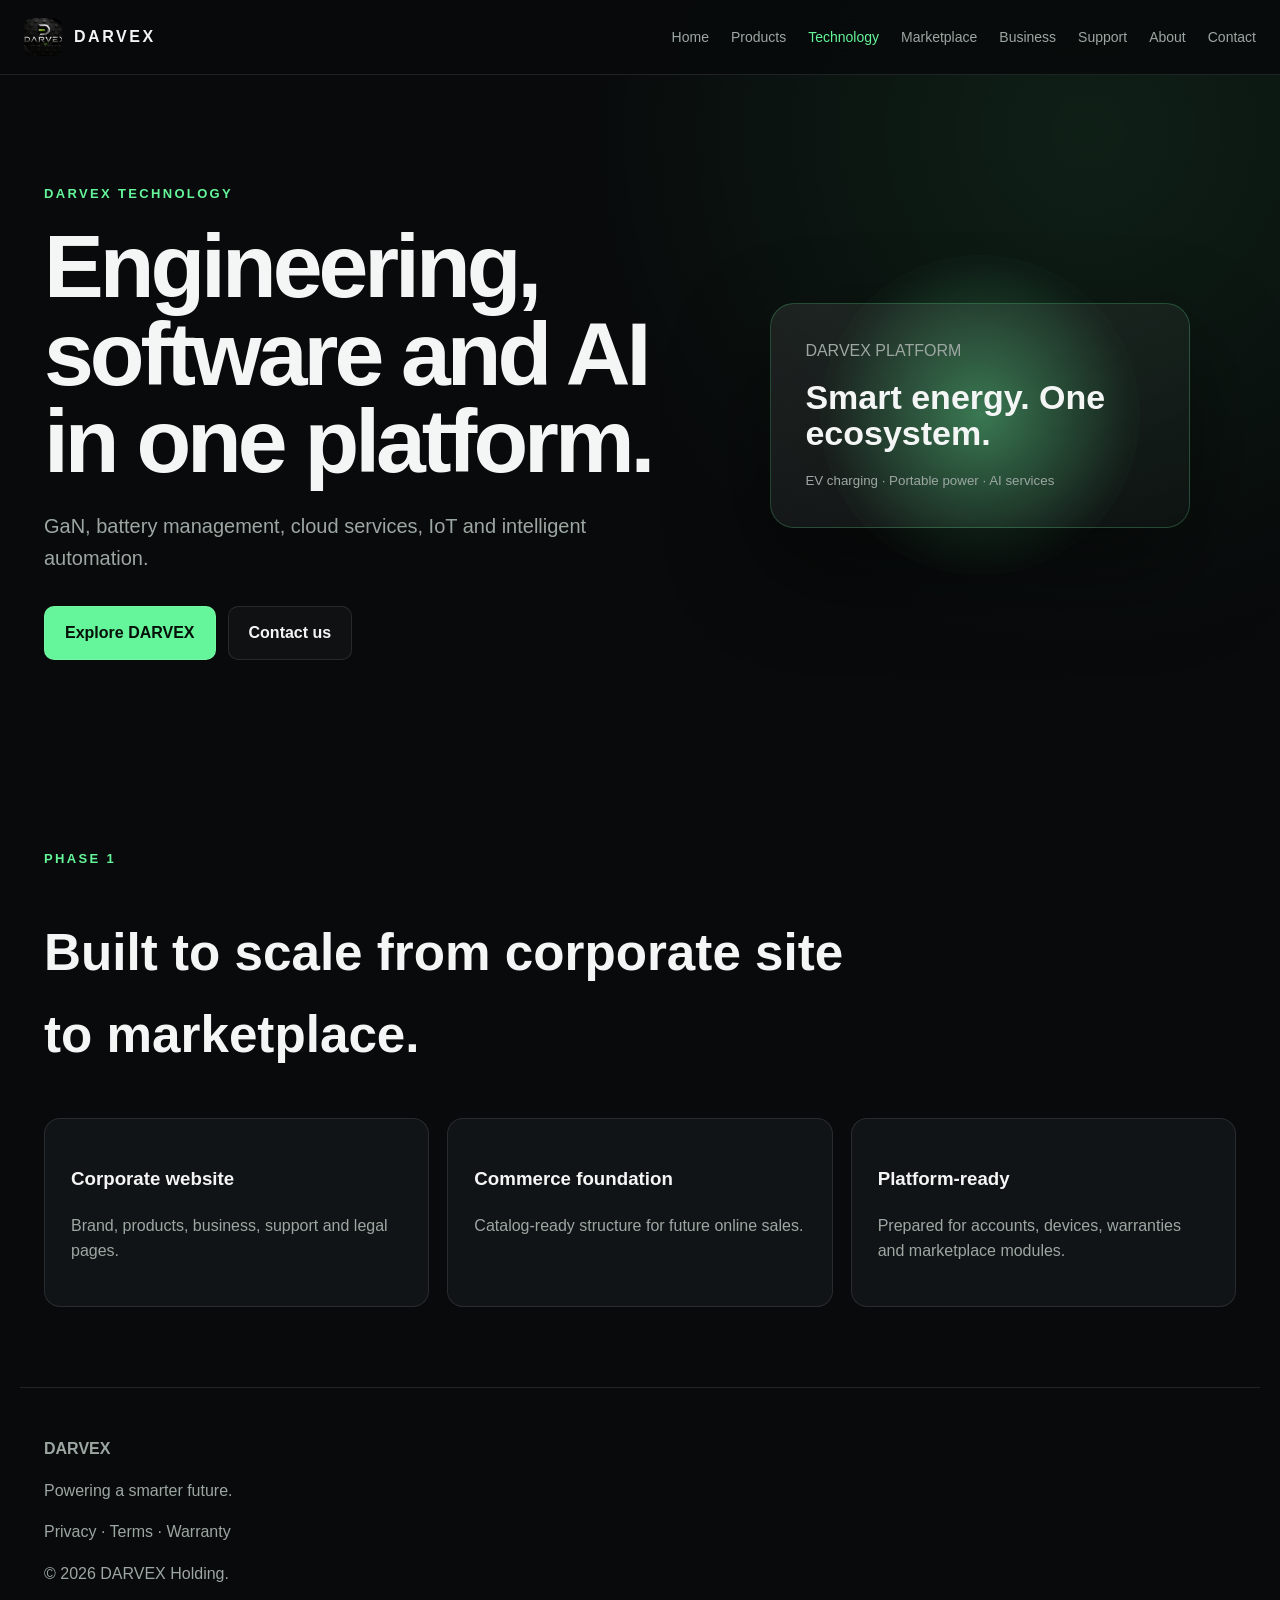
<file: technology.html>
<!doctype html>
<html lang="en">
<head>
<meta charset="utf-8">
<meta name="viewport" content="width=device-width,initial-scale=1">
<title>Technology | DARVEX</title>
<meta name="description" content="DARVEX smart energy, EV charging and future technologies.">
<link rel="stylesheet" href="css/style.css">
<link rel="stylesheet" href="css/responsive.css">
<link rel="icon" href="assets/logo/darvex-logo-main.png">
</head>
<body>
<header class="site-header">
<a class="brand" href="index.html"><img src="assets/logo/darvex-logo-main.png" alt="DARVEX"><span>DARVEX</span></a>
<button class="menu-toggle" aria-label="Open menu">☰</button>
<nav class="main-nav"><a href="index.html">Home</a>
<a href="products.html">Products</a>
<a class=active href="technology.html">Technology</a>
<a href="marketplace.html">Marketplace</a>
<a href="business.html">Business</a>
<a href="support.html">Support</a>
<a href="about.html">About</a>
<a href="contact.html">Contact</a></nav>
</header>
<main>
<section class="hero">
<div class="hero-copy">
<p class="eyebrow">DARVEX TECHNOLOGY</p>
<h1>Engineering, software and AI in one platform.</h1>
<p class="lead">GaN, battery management, cloud services, IoT and intelligent automation.</p>
<div class="hero-actions">
<a class="btn btn-primary" href="products.html">Explore DARVEX</a>
<a class="btn btn-secondary" href="contact.html">Contact us</a>
</div>
</div>
<div class="hero-visual">
<div class="orb"></div>
<div class="device-card">
<span>DARVEX PLATFORM</span>
<strong>Smart energy. One ecosystem.</strong>
<small>EV charging · Portable power · AI services</small>
</div>
</div>
</section>
<section class="section">
<p class="eyebrow">PHASE 1</p>
<h2>Built to scale from corporate site to marketplace.</h2>
<div class="grid">
<article><h3>Corporate website</h3><p>Brand, products, business, support and legal pages.</p></article>
<article><h3>Commerce foundation</h3><p>Catalog-ready structure for future online sales.</p></article>
<article><h3>Platform-ready</h3><p>Prepared for accounts, devices, warranties and marketplace modules.</p></article>
</div>
</section>
</main>
<footer class="site-footer">
<div><strong>DARVEX</strong><p>Powering a smarter future.</p></div>
<div><a href="privacy.html">Privacy</a> · <a href="terms.html">Terms</a> · <a href="warranty.html">Warranty</a></div>
<p>© 2026 DARVEX Holding.</p>
</footer>
<script src="js/app.js"></script>
</body>
</html>
</file>
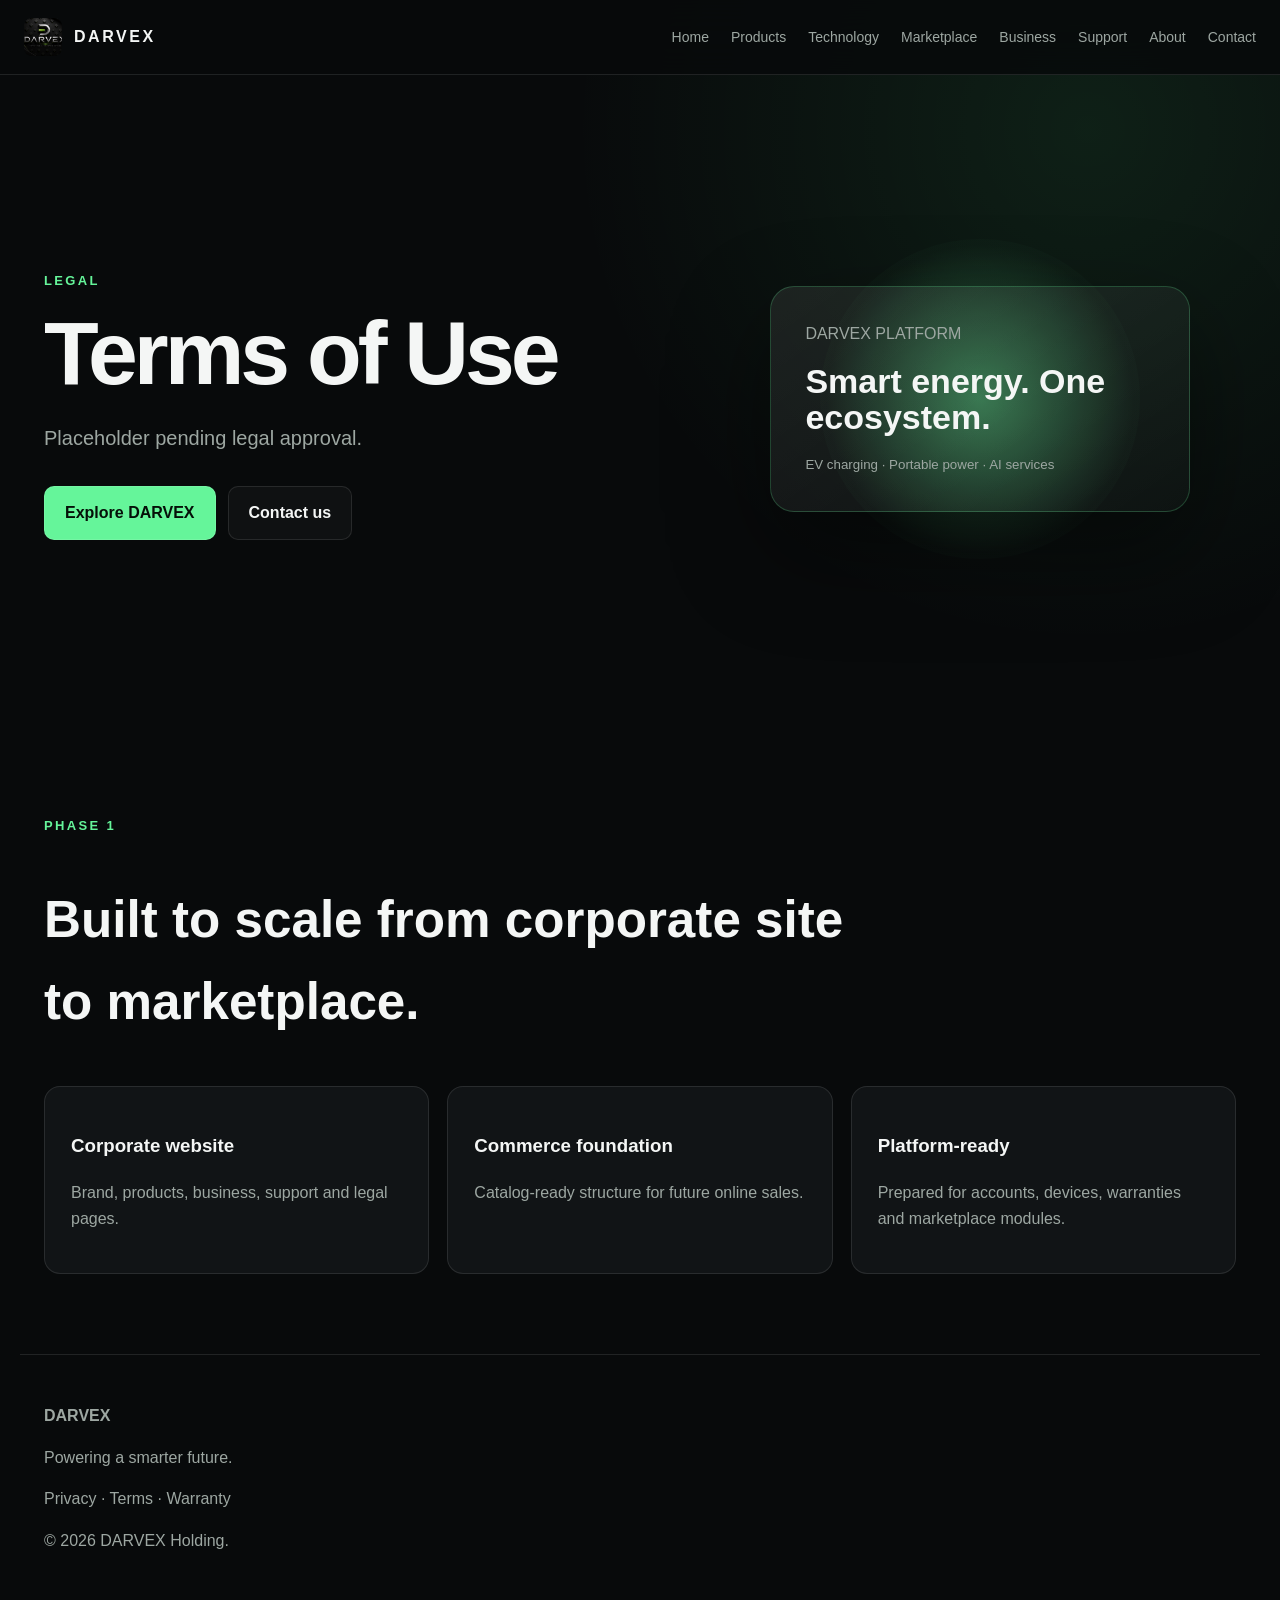
<file: terms.html>
<!doctype html>
<html lang="en">
<head>
<meta charset="utf-8">
<meta name="viewport" content="width=device-width,initial-scale=1">
<title>Terms of Use | DARVEX</title>
<meta name="description" content="DARVEX smart energy, EV charging and future technologies.">
<link rel="stylesheet" href="css/style.css">
<link rel="stylesheet" href="css/responsive.css">
<link rel="icon" href="assets/logo/darvex-logo-main.png">
</head>
<body>
<header class="site-header">
<a class="brand" href="index.html"><img src="assets/logo/darvex-logo-main.png" alt="DARVEX"><span>DARVEX</span></a>
<button class="menu-toggle" aria-label="Open menu">☰</button>
<nav class="main-nav"><a href="index.html">Home</a>
<a href="products.html">Products</a>
<a href="technology.html">Technology</a>
<a href="marketplace.html">Marketplace</a>
<a href="business.html">Business</a>
<a href="support.html">Support</a>
<a href="about.html">About</a>
<a href="contact.html">Contact</a></nav>
</header>
<main>
<section class="hero">
<div class="hero-copy">
<p class="eyebrow">LEGAL</p>
<h1>Terms of Use</h1>
<p class="lead">Placeholder pending legal approval.</p>
<div class="hero-actions">
<a class="btn btn-primary" href="products.html">Explore DARVEX</a>
<a class="btn btn-secondary" href="contact.html">Contact us</a>
</div>
</div>
<div class="hero-visual">
<div class="orb"></div>
<div class="device-card">
<span>DARVEX PLATFORM</span>
<strong>Smart energy. One ecosystem.</strong>
<small>EV charging · Portable power · AI services</small>
</div>
</div>
</section>
<section class="section">
<p class="eyebrow">PHASE 1</p>
<h2>Built to scale from corporate site to marketplace.</h2>
<div class="grid">
<article><h3>Corporate website</h3><p>Brand, products, business, support and legal pages.</p></article>
<article><h3>Commerce foundation</h3><p>Catalog-ready structure for future online sales.</p></article>
<article><h3>Platform-ready</h3><p>Prepared for accounts, devices, warranties and marketplace modules.</p></article>
</div>
</section>
</main>
<footer class="site-footer">
<div><strong>DARVEX</strong><p>Powering a smarter future.</p></div>
<div><a href="privacy.html">Privacy</a> · <a href="terms.html">Terms</a> · <a href="warranty.html">Warranty</a></div>
<p>© 2026 DARVEX Holding.</p>
</footer>
<script src="js/app.js"></script>
</body>
</html>
</file>
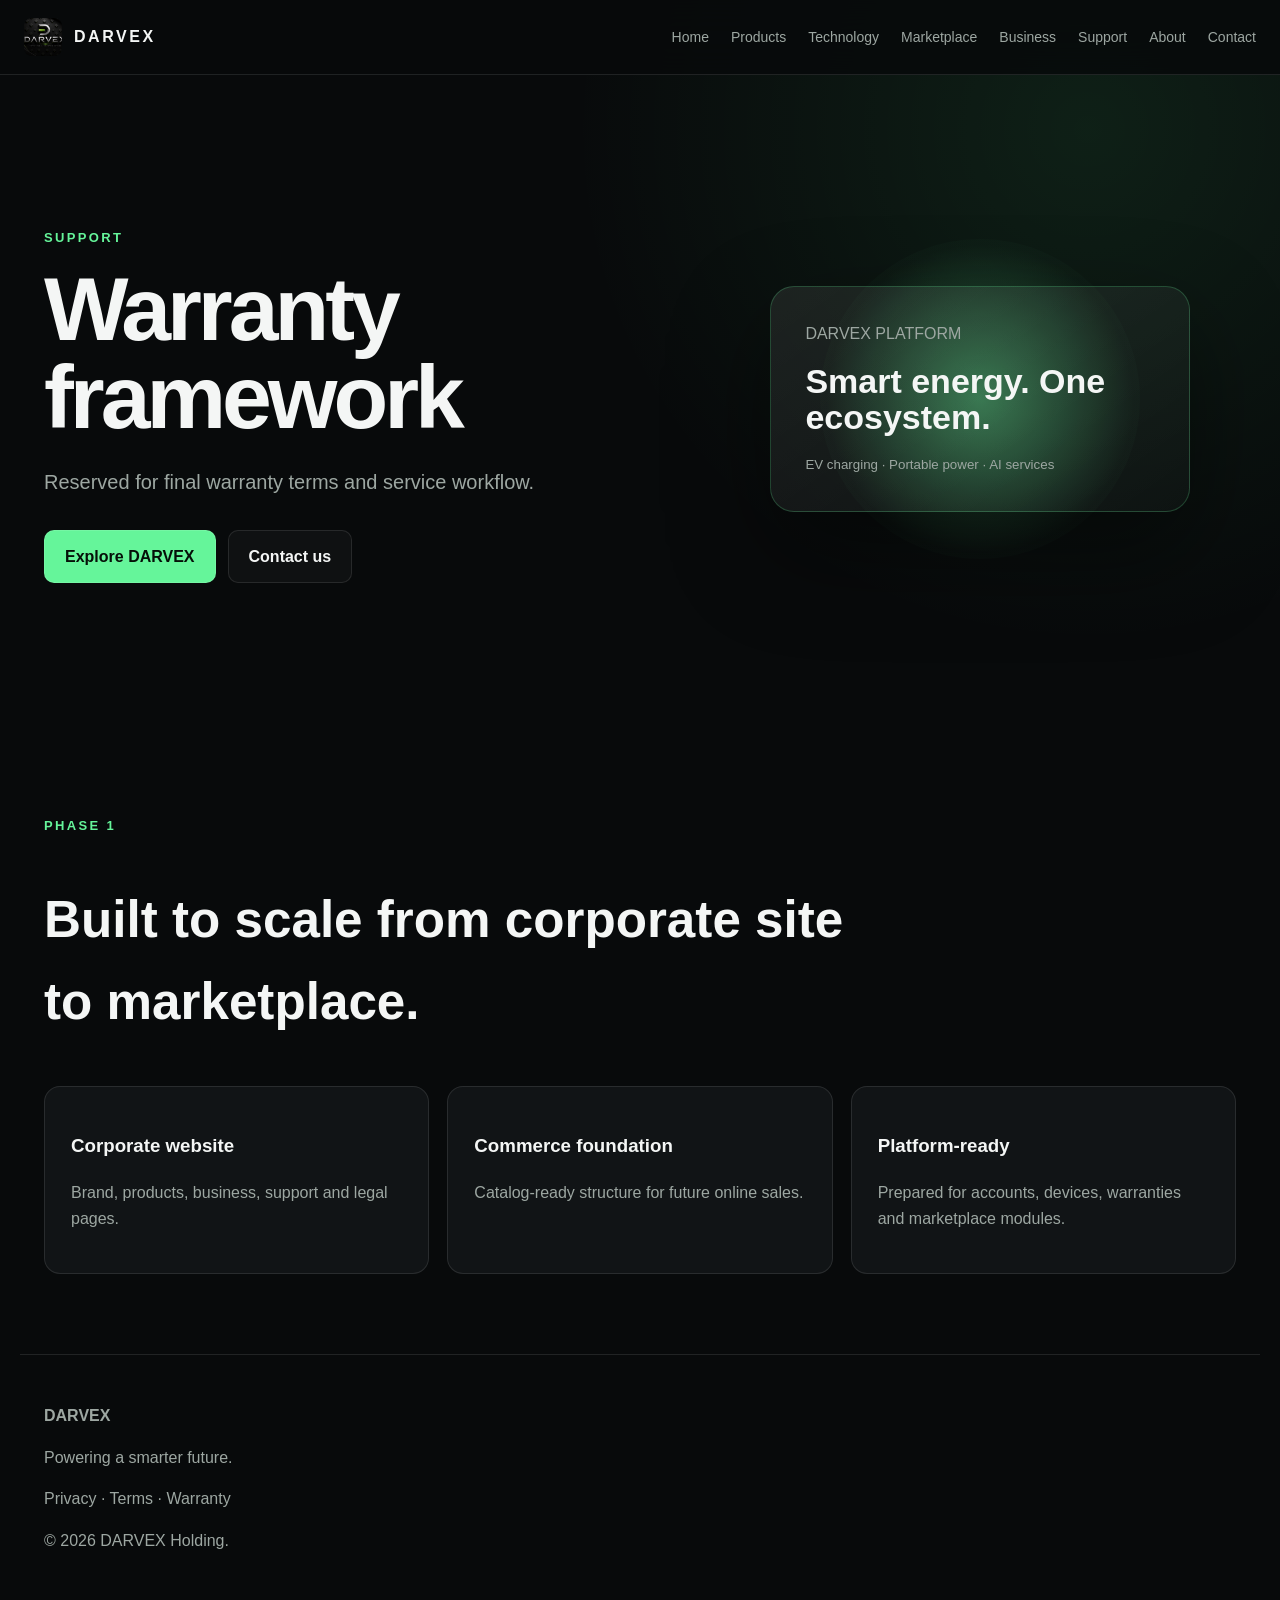
<file: warranty.html>
<!doctype html>
<html lang="en">
<head>
<meta charset="utf-8">
<meta name="viewport" content="width=device-width,initial-scale=1">
<title>Warranty | DARVEX</title>
<meta name="description" content="DARVEX smart energy, EV charging and future technologies.">
<link rel="stylesheet" href="css/style.css">
<link rel="stylesheet" href="css/responsive.css">
<link rel="icon" href="assets/logo/darvex-logo-main.png">
</head>
<body>
<header class="site-header">
<a class="brand" href="index.html"><img src="assets/logo/darvex-logo-main.png" alt="DARVEX"><span>DARVEX</span></a>
<button class="menu-toggle" aria-label="Open menu">☰</button>
<nav class="main-nav"><a href="index.html">Home</a>
<a href="products.html">Products</a>
<a href="technology.html">Technology</a>
<a href="marketplace.html">Marketplace</a>
<a href="business.html">Business</a>
<a href="support.html">Support</a>
<a href="about.html">About</a>
<a href="contact.html">Contact</a></nav>
</header>
<main>
<section class="hero">
<div class="hero-copy">
<p class="eyebrow">SUPPORT</p>
<h1>Warranty framework</h1>
<p class="lead">Reserved for final warranty terms and service workflow.</p>
<div class="hero-actions">
<a class="btn btn-primary" href="products.html">Explore DARVEX</a>
<a class="btn btn-secondary" href="contact.html">Contact us</a>
</div>
</div>
<div class="hero-visual">
<div class="orb"></div>
<div class="device-card">
<span>DARVEX PLATFORM</span>
<strong>Smart energy. One ecosystem.</strong>
<small>EV charging · Portable power · AI services</small>
</div>
</div>
</section>
<section class="section">
<p class="eyebrow">PHASE 1</p>
<h2>Built to scale from corporate site to marketplace.</h2>
<div class="grid">
<article><h3>Corporate website</h3><p>Brand, products, business, support and legal pages.</p></article>
<article><h3>Commerce foundation</h3><p>Catalog-ready structure for future online sales.</p></article>
<article><h3>Platform-ready</h3><p>Prepared for accounts, devices, warranties and marketplace modules.</p></article>
</div>
</section>
</main>
<footer class="site-footer">
<div><strong>DARVEX</strong><p>Powering a smarter future.</p></div>
<div><a href="privacy.html">Privacy</a> · <a href="terms.html">Terms</a> · <a href="warranty.html">Warranty</a></div>
<p>© 2026 DARVEX Holding.</p>
</footer>
<script src="js/app.js"></script>
</body>
</html>
</file>
<file: css/style.css>
:root{--bg:#080a0b;--surface:#111416;--text:#f4f6f5;--muted:#9da7a2;--line:rgba(255,255,255,.1);--accent:#65f59a;--max:1240px}
*{box-sizing:border-box}body{margin:0;background:radial-gradient(circle at 85% 8%,rgba(80,255,140,.09),transparent 28%),var(--bg);color:var(--text);font-family:Arial,sans-serif;line-height:1.6}a{color:inherit;text-decoration:none}
.site-header{position:sticky;top:0;z-index:20;display:flex;align-items:center;justify-content:space-between;padding:18px max(24px,calc((100vw - var(--max))/2));background:rgba(8,10,11,.86);border-bottom:1px solid var(--line);backdrop-filter:blur(18px)}
.brand{display:flex;align-items:center;gap:12px;font-weight:800;letter-spacing:.16em}.brand img{width:38px;height:38px;object-fit:cover;border-radius:8px}.main-nav{display:flex;gap:22px;font-size:14px;color:var(--muted)}.main-nav a:hover,.main-nav a.active{color:var(--accent)}.menu-toggle{display:none;background:none;border:1px solid var(--line);color:white;padding:8px 12px;border-radius:8px}
.hero{min-height:72vh;max-width:var(--max);margin:auto;padding:96px 24px;display:grid;grid-template-columns:1.1fr .9fr;align-items:center;gap:56px}.eyebrow{color:var(--accent);font-size:13px;font-weight:800;letter-spacing:.18em}.hero h1{font-size:clamp(48px,7vw,92px);line-height:.98;margin:18px 0 24px;letter-spacing:-.045em}.lead{font-size:20px;color:var(--muted);max-width:680px}.hero-actions{display:flex;gap:12px;margin-top:32px;flex-wrap:wrap}.btn{padding:13px 20px;border-radius:10px;border:1px solid var(--line);font-weight:700}.btn-primary{background:var(--accent);color:#051008}.btn-secondary{background:rgba(255,255,255,.03)}
.hero-visual{position:relative;min-height:420px;display:grid;place-items:center}.orb{position:absolute;width:320px;height:320px;border-radius:50%;background:radial-gradient(circle,rgba(101,245,154,.42),rgba(101,245,154,.02) 68%)}.device-card{position:relative;width:min(420px,90%);padding:34px;border:1px solid rgba(101,245,154,.22);border-radius:24px;background:linear-gradient(145deg,rgba(255,255,255,.08),rgba(255,255,255,.02));box-shadow:0 40px 100px rgba(0,0,0,.45)}.device-card strong{display:block;font-size:34px;line-height:1.06;margin:16px 0}.device-card small,.device-card span{color:var(--muted)}
.section{max-width:var(--max);margin:auto;padding:80px 24px}.section h2{font-size:clamp(32px,4vw,54px);max-width:800px}.grid{display:grid;grid-template-columns:repeat(3,1fr);gap:18px}.grid article{padding:26px;border:1px solid var(--line);border-radius:16px;background:var(--surface)}.grid p{color:var(--muted)}.site-footer{max-width:var(--max);margin:auto;padding:48px 24px;border-top:1px solid var(--line);color:var(--muted)}
</file>
<file: css/responsive.css>
@media(max-width:900px){.menu-toggle{display:block}.main-nav{display:none;position:absolute;top:76px;left:16px;right:16px;flex-direction:column;background:#111416;padding:18px;border:1px solid rgba(255,255,255,.1);border-radius:14px}.main-nav.open{display:flex}.hero{grid-template-columns:1fr;padding-top:72px}.grid{grid-template-columns:1fr}}
</file>
